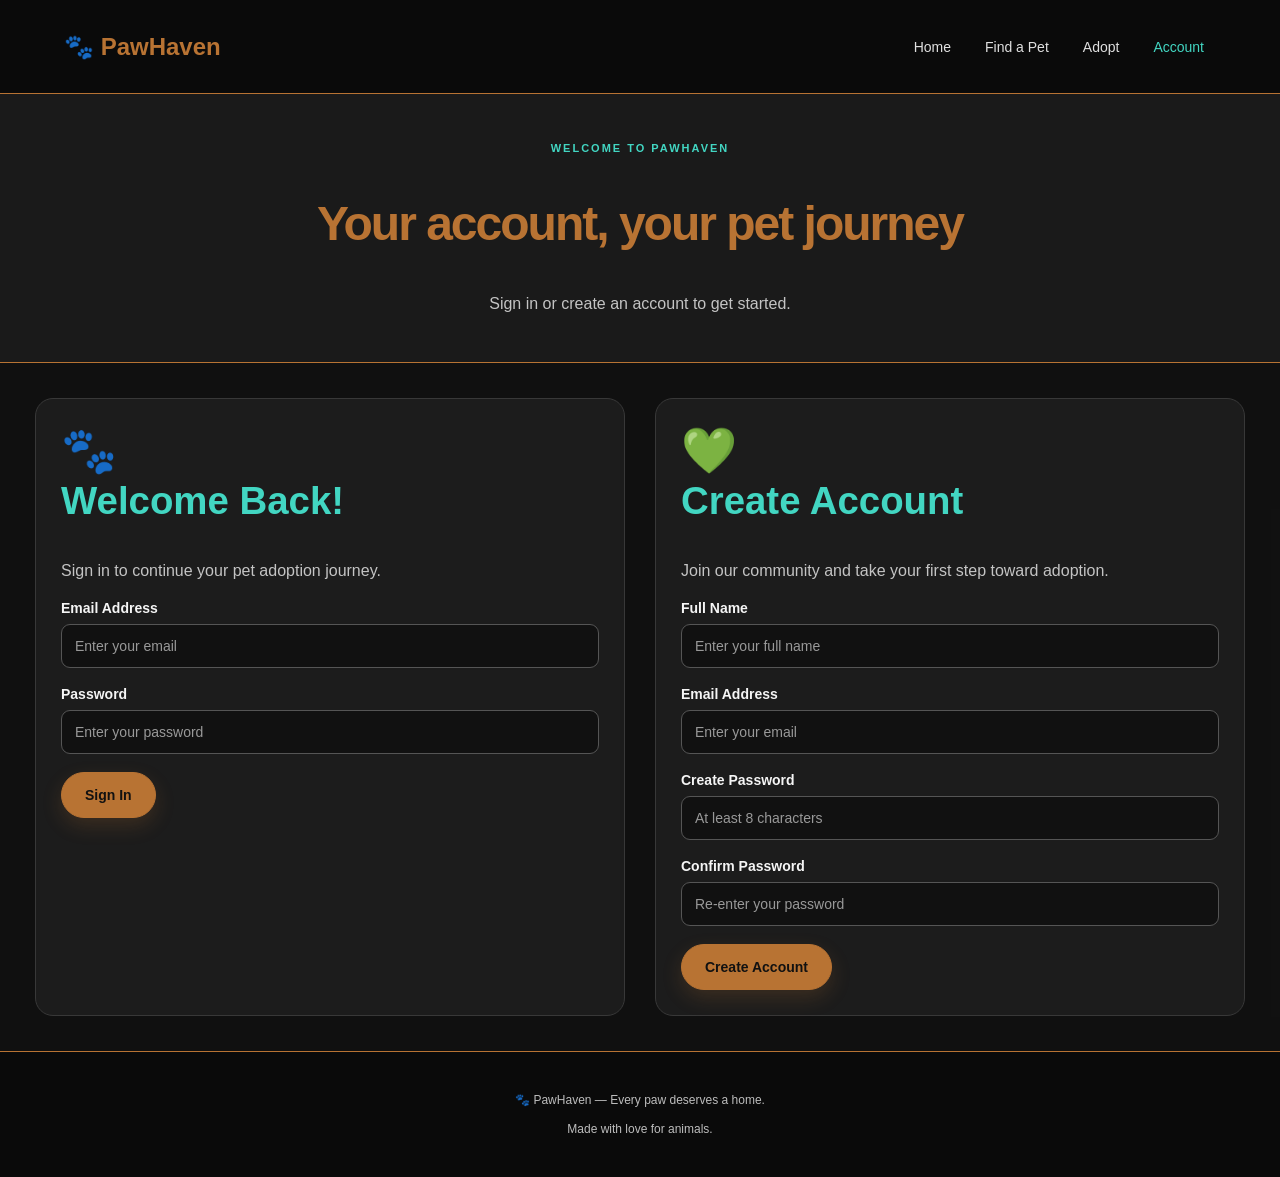
<file: account.html>
<!DOCTYPE html>
<html lang="en">
<head>
    <meta charset="UTF-8">
    <meta name="viewport" content="width=device-width, initial-scale=1.0">
    <title>PawHaven | Account</title>
    <link rel="stylesheet" href="style.css">
</head>
<body>

<header class="navbar">
    <a href="index.html" class="logo">🐾 PawHaven</a>
    <nav>
        <a href="index.html">Home</a>
        <a href="pets.html">Find a Pet</a>
        <a href="adoption.html">Adopt</a>
        <a href="account.html" class="active">Account</a>
    </nav>
</header>

<main>
    <section class="page-banner">
        <p class="eyebrow">WELCOME TO PAWHAVEN</p>
        <h1>Your account, your pet journey</h1>
        <p>Sign in or create an account to get started.</p>
    </section>

    <section class="account-section">
        <div class="account-card">
            <div class="account-icon">🐾</div>
            <h2>Welcome Back!</h2>
            <p>Sign in to continue your pet adoption journey.</p>

            <form action="#" method="post">
                <div class="form-group">
                    <label for="login-email">Email Address</label>
                    <input
                        type="email"
                        id="login-email"
                        name="login-email"
                        autocomplete="email"
                        placeholder="Enter your email"
                        required>
                </div>

                <div class="form-group">
                    <label for="login-password">Password</label>
                    <input
                        type="password"
                        id="login-password"
                        name="login-password"
                        autocomplete="current-password"
                        placeholder="Enter your password"
                        required>
                </div>

                <button type="submit" class="button full-button">Sign In</button>
            </form>

           
        </div>

        <div class="account-card register-card">
            <div class="account-icon">💚</div>
            <h2>Create Account</h2>
            <p>Join our community and take your first step toward adoption.</p>

            <form action="#" method="post">
                <div class="form-group">
                    <label for="register-name">Full Name</label>
                    <input
                        type="text"
                        id="register-name"
                        name="register-name"
                        autocomplete="name"
                        placeholder="Enter your full name"
                        required>
                </div>

                <div class="form-group">
                    <label for="register-email">Email Address</label>
                    <input
                        type="email"
                        id="register-email"
                        name="register-email"
                        autocomplete="email"
                        placeholder="Enter your email"
                        required>
                </div>

                <div class="form-group">
                    <label for="register-password">Create Password</label>
                    <input
                        type="password"
                        id="register-password"
                        name="register-password"
                        autocomplete="new-password"
                        minlength="8"
                        placeholder="At least 8 characters"
                        required>
                </div>

                <div class="form-group">
                    <label for="confirm-password">Confirm Password</label>
                    <input
                        type="password"
                        id="confirm-password"
                        name="confirm-password"
                        autocomplete="new-password"
                        minlength="8"
                        placeholder="Re-enter your password"
                        required>
                </div>

                <button type="submit" class="button full-button">Create Account</button>
            </form>

           
        </div>
    </section>
</main>

<footer class="footer">
    <p>🐾 PawHaven — Every paw deserves a home.</p>
    <p>Made with love for animals.</p>
</footer>

</body>
</html>
</file>
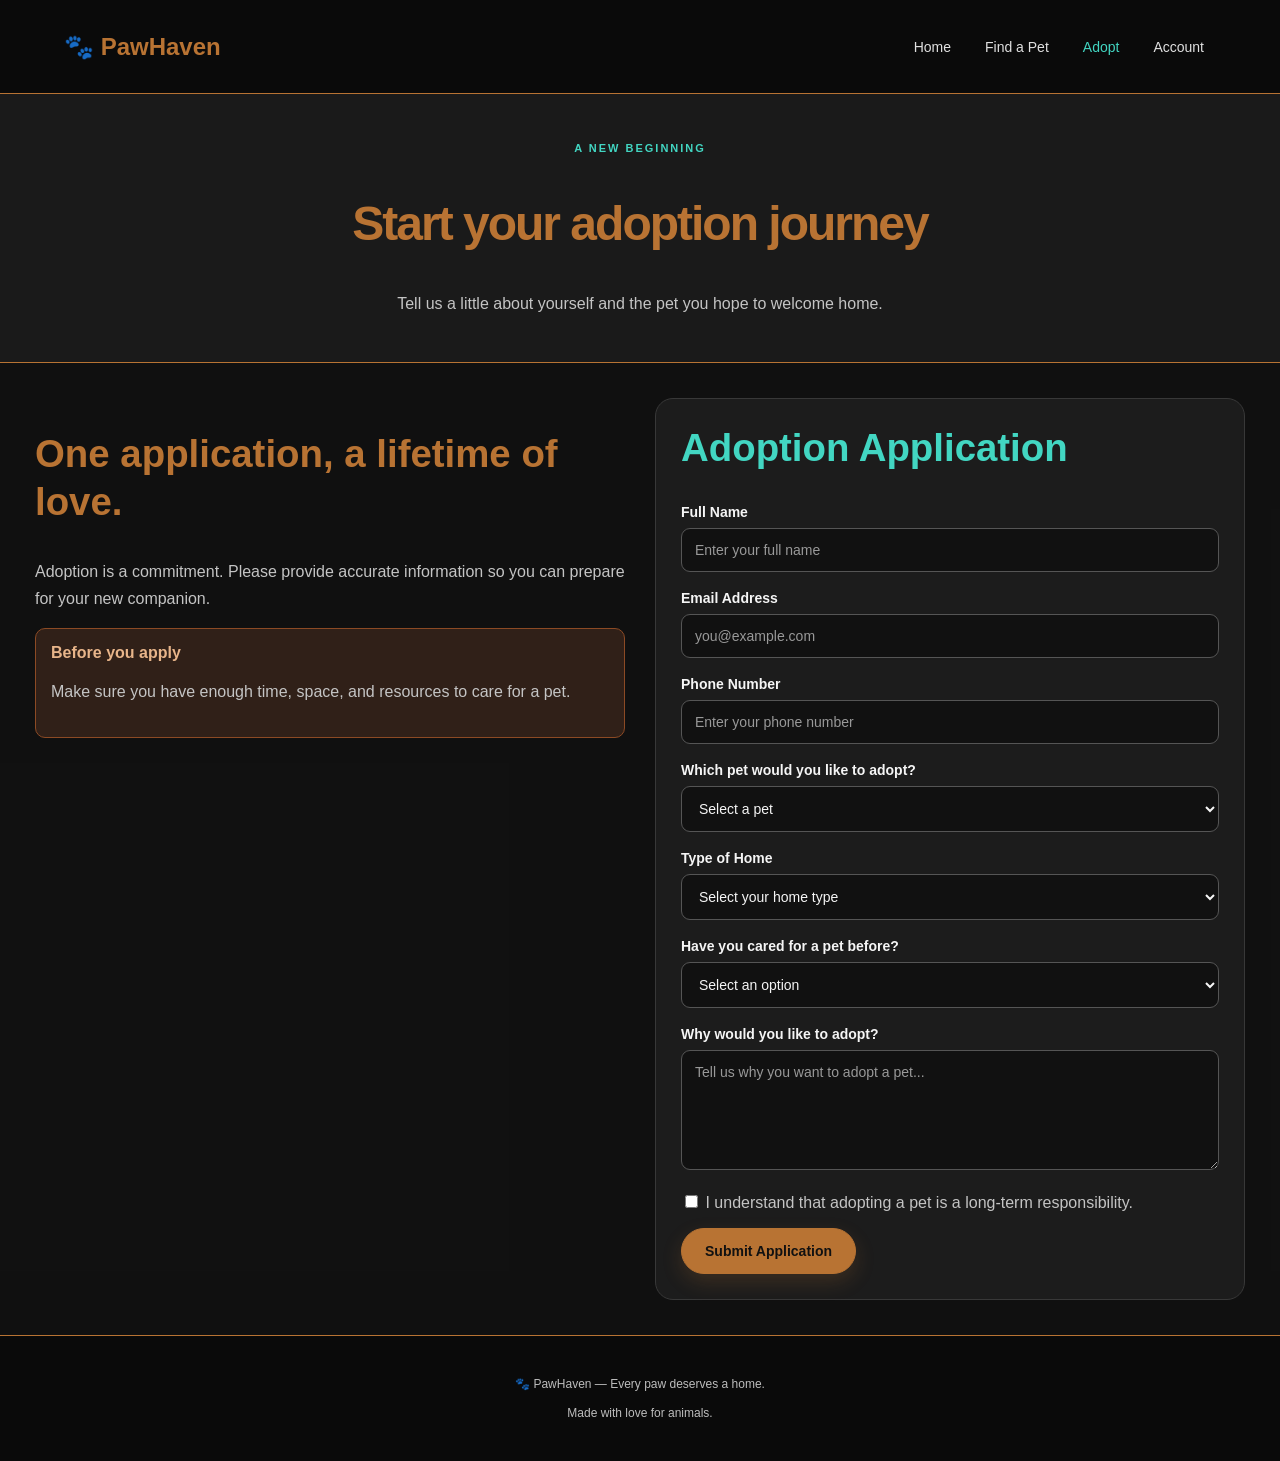
<file: adoption.html>
<!DOCTYPE html>
<html lang="en">
<head>
    <meta charset="UTF-8">
    <meta name="viewport" content="width=device-width, initial-scale=1.0">
    <title>PawHaven | Adoption Form</title>
    <link rel="stylesheet" href="style.css">
</head>
<body>

<header class="navbar">
    <a href="index.html" class="logo">🐾 PawHaven</a>
    <nav>
        <a href="index.html">Home</a>
        <a href="pets.html">Find a Pet</a>
        <a href="adoption.html" class="active">Adopt</a>
        <a href="account.html">Account</a>
    </nav>
</header>

<main>
    <section class="page-banner">
        <p class="eyebrow">A NEW BEGINNING</p>
        <h1>Start your adoption journey</h1>
        <p>Tell us a little about yourself and the pet you hope to welcome home.</p>
    </section>

    <section class="form-section">
        <div class="form-intro">
            <h2>One application, a lifetime of love.</h2>
            <p>
                Adoption is a commitment. Please provide accurate information
                so you can prepare for your new companion.
            </p>

            <div class="notice">
                <strong>Before you apply</strong>
                <p>Make sure you have enough time, space, and resources to care for a pet.</p>
            </div>
        </div>

        <form class="form-card" action="#" method="post">
            <h2>Adoption Application</h2>

            <div class="form-group">
                <label for="full-name">Full Name</label>
                <input
                    type="text"
                    id="full-name"
                    name="full-name"
                    autocomplete="name"
                    placeholder="Enter your full name"
                    required>
            </div>

            <div class="form-group">
                <label for="email">Email Address</label>
                <input
                    type="email"
                    id="email"
                    name="email"
                    autocomplete="email"
                    placeholder="you@example.com"
                    required>
            </div>

            <div class="form-group">
                <label for="phone">Phone Number</label>
                <input
                    type="tel"
                    id="phone"
                    name="phone"
                    autocomplete="tel"
                    placeholder="Enter your phone number"
                    required>
            </div>

            <div class="form-group">
                <label for="pet">Which pet would you like to adopt?</label>
                <select id="pet" name="pet" required>
                    <option value="">Select a pet</option>
                    <option value="Coco">Coco</option>
                    <option value="Milo">Milo</option>
                    <option value="Bruno">Bruno</option>
                    <option value="Luna">Luna</option>
                    <option value="Rocky">Rocky</option>
                    <option value="Daisy">Daisy</option>
                </select>
            </div>

            <div class="form-group">
                <label for="home">Type of Home</label>
                <select id="home" name="home" required>
                    <option value="">Select your home type</option>
                    <option value="Apartment">Apartment</option>
                    <option value="Independent House">Independent House</option>
                    <option value="Other">Other</option>
                </select>
            </div>

            <div class="form-group">
                <label for="experience">Have you cared for a pet before?</label>
                <select id="experience" name="experience" required>
                    <option value="">Select an option</option>
                    <option value="Yes">Yes</option>
                    <option value="No">No, this will be my first pet</option>
                </select>
            </div>

            <div class="form-group">
                <label for="reason">Why would you like to adopt?</label>
                <textarea
                    id="reason"
                    name="reason"
                    rows="4"
                    placeholder="Tell us why you want to adopt a pet..."
                    required></textarea>
            </div>

            <label class="checkbox-label">
                <input type="checkbox" name="commitment" required>
                I understand that adopting a pet is a long-term responsibility.
            </label>
            <P>
                
            </P>

            <button type="submit" class="button full-button">Submit Application</button>
        </form>
    </section>
</main>

<footer class="footer">
    <p>🐾 PawHaven — Every paw deserves a home.</p>
    <p>Made with love for animals.</p>
</footer>

</body>
</html>
</file>
<file: style.css>
* {
    box-sizing: border-box;
}

html {
    scroll-behavior: smooth;
}

body {
    margin: 0;
    padding: 0;
    background-color: #111111;
  
    background-size: cover;
    background-position: center;
    background-attachment: fixed;
    color: #F5F5F5;
    font-family: 'DM Sans', Arial, sans-serif;
}

main {
    max-width: 1400px;
    margin: auto;
    background-color: rgba(17, 17, 17, 0.94);
    border-radius: 0;
    overflow: hidden;
}

a {
    text-decoration: none;
    color: inherit;
}

img {
    max-width: 100%;
}

/* NAVIGATION BAR */

.navbar {
    max-width: 1400px;
    margin: auto;
    min-height: 94px;
    padding: 18px 5%;
    display: flex;
    justify-content: space-between;
    align-items: center;
    flex-wrap: wrap;
    gap: 20px;
    background-color: rgba(10, 10, 10, 0.96);
    border-bottom: 1px solid #B87333;
}

.logo {
    display: flex;
    align-items: center;
    gap: 10px;
    color: #B87333;
    font-family: 'Manrope', Arial, sans-serif;
    font-size: 24px;
    font-weight: 800;
}

.logo-mark {
    width: 46px;
    height: 46px;
    display: grid;
    place-items: center;
    background-color: #B87333;
    border-radius: 50%;
    font-size: 25px;
    color: #111111;
}

.logo-name > span {
    color: #42D6C2;
}

.logo small {
    display: block;
    margin-top: 6px;
    color: #BDBDBD;
    font-family: Arial, sans-serif;
    font-size: 8px;
    letter-spacing: 1.2px;
}

.navbar nav,
.nav-links {
    display: flex;
    align-items: center;
    flex-wrap: wrap;
    gap: 10px;
}

.navbar nav a,
.nav-links a {
    padding: 10px 12px;
    border-radius: 20px;
    color: #E0E0E0;
    font-size: 14px;
    transition: 0.25s;
}

.navbar nav a:hover,
.navbar nav a.active,
.nav-links a:hover,
.nav-links a.active {
    background-color: transparent;
    color: #42D6C2;
}

.nav-button {
    display: inline-flex;
    align-items: center;
    justify-content: center;
    gap: 10px;
    padding: 15px 23px;
    border-radius: 30px;
    background-color: #B87333;
    color: #111111;
    font-size: 14px;
    font-weight: bold;
    box-shadow: 0 8px 20px rgba(184, 115, 51, 0.20);
    transition: 0.25s;
}

.nav-button:hover {
    background-color: #42D6C2;
    color: #111111;
    transform: translateY(-2px);
}

.menu-toggle {
    display: none;
    border: none;
    background: transparent;
    color: #42D6C2;
    font-size: 25px;
    cursor: pointer;
}

/* HEADINGS AND TEXT */

h1,
h2,
h3 {
    color: #B87333;
    font-family: 'Manrope', Arial, sans-serif;
}

h1 {
    font-size: clamp(40px, 5vw, 68px);
    line-height: 1.1;
    letter-spacing: -2px;
}

h2 {
    font-size: clamp(28px, 3vw, 42px);
    line-height: 1.25;
}

h3 {
    font-size: 22px;
}

p {
    color: #C4C4C4;
    line-height: 1.7;
}

.eyebrow {
    color: #42D6C2;
    font-size: 11px;
    font-weight: bold;
    text-transform: uppercase;
    letter-spacing: 2px;
}

.eyebrow-line {
    display: inline-block;
    width: 25px;
    height: 2px;
    background-color: #42D6C2;
    vertical-align: middle;
}

.center {
    text-align: center;
}

/* BUTTONS */

.button {
    display: inline-flex;
    align-items: center;
    justify-content: center;
    gap: 10px;
    padding: 14px 23px;
    background-color: #B87333;
    color: #111111;
    text-decoration: none;
    border: 1px solid #B87333;
    border-radius: 30px;
    font-weight: bold;
    font-size: 14px;
    cursor: pointer;
    box-shadow: 0 8px 20px rgba(184, 115, 51, 0.20);
    transition: 0.25s;
}

.button:hover {
    background-color: #42D6C2;
    border-color: #42D6C2;
    color: #111111;
    transform: translateY(-2px);
}

.button-light {
    background-color: #17332F;
    color: #42D6C2;
    border-color: #28665D;
    box-shadow: none;
}

.button-light:hover {
    background-color: #42D6C2;
    border-color: #42D6C2;
    color: #111111;
}

.button-dark {
    background-color: #8C4A24;
    border-color: #8C4A24;
    color: #FFFFFF;
    box-shadow: none;
}

.button-dark:hover {
    background-color: #A65E2E;
    border-color: #A65E2E;
    color: #FFFFFF;
}

.text-link {
    color: #42D6C2;
    font-size: 13px;
    font-weight: bold;
    transition: 0.2s;
}

.text-link:hover {
    color: #B87333;
}

.text-button {
    display: inline-flex;
    align-items: center;
    gap: 10px;
    color: #F5F5F5;
    font-size: 13px;
    font-weight: bold;
}

.play-icon {
    width: 40px;
    height: 40px;
    display: grid;
    place-items: center;
    background-color: #B87333;
    color: #111111;
    border-radius: 50%;
}

/* HOMEPAGE HERO SECTION */

.hero {
    position: relative;
    display: grid;
    grid-template-columns: 1fr 1fr;
    align-items: center;
    gap: 35px;
    padding: 55px 6%;
    min-height: 600px;
    background-color: #161616;
    background-image:
        linear-gradient(
            90deg,
            rgba(12, 14, 13, 0.96) 0%,
            rgba(12, 14, 13, 0.85) 43%,
            rgba(12, 14, 13, 0.40) 100%
        ),
        url("images/hero-pets.jpg");
    background-size: cover;
    background-position: center;
    overflow: hidden;
}

.hero-copy {
    position: relative;
    z-index: 2;
    max-width: 570px;
    padding: 15px 0;
}

.hero-copy h1 span {
    color: #42D6C2;
}

.hero-description {
    max-width: 460px;
    font-size: 15px;
    line-height: 1.85;
}

.hero-actions {
    display: flex;
    align-items: center;
    flex-wrap: wrap;
    gap: 20px;
    margin-top: 28px;
}

.happy-families {
    display: flex;
    align-items: center;
    gap: 13px;
    margin-top: 35px;
}

.avatar-stack {
    display: flex;
    padding-left: 4px;
}

.avatar-stack img {
    width: 36px;
    height: 36px;
    margin-left: -8px;
    border: 3px solid #161616;
    border-radius: 50%;
    object-fit: cover;
}

.avatar-stack img:first-child {
    margin-left: 0;
}

.happy-families strong,
.happy-families small {
    display: block;
}

.happy-families strong {
    color: #42D6C2;
    font-size: 13px;
}

.happy-families small {
    color: #BDBDBD;
    font-size: 10px;
}

/* HERO IMAGE COLLAGE */

.hero-visual {
    position: relative;
    min-height: 475px;
}

.sun-shape {
    position: absolute;
    top: 24px;
    left: 50%;
    width: 370px;
    height: 410px;
    background-color: #B87333;
    border-radius: 48% 48% 34% 34%;
    box-shadow: 0 0 45px rgba(184, 115, 51, 0.15);
    transform: translateX(-50%) rotate(5deg);
}

.photo-main {
    position: absolute;
    z-index: 1;
    top: 50px;
    left: 17%;
    width: 67%;
    height: 365px;
    overflow: hidden;
    border: 8px solid #242424;
    border-radius: 48% 48% 25px 25px;
    box-shadow: 0 20px 50px #00000060;
    transform: rotate(-2deg);
}

.photo-main img {
    width: 100%;
    height: 100%;
    object-fit: cover;
    transition: transform 0.5s;
}

.photo-main:hover img {
    transform: scale(1.04);
}

.photo-small {
    position: absolute;
    z-index: 2;
    overflow: hidden;
    border: 7px solid #242424;
    box-shadow: 0 14px 30px #00000060;
}

.photo-cat {
    top: 6px;
    right: 0;
    width: 155px;
    height: 165px;
    border-radius: 48% 48% 18px 18px;
    transform: rotate(5deg);
}

.photo-label {
    position: absolute;
    right: 0;
    bottom: 0;
    left: 0;
    padding: 9px 5px;
    background-color: #42D6C2;
    color: #111111;
    text-align: center;
    font-size: 10px;
    font-weight: bold;
}

.doodle {
    position: absolute;
    z-index: 2;
    color: #42D6C2;
    font-size: 42px;
}

.doodle-heart {
    top: 4px;
    left: 3%;
    transform: rotate(-15deg);
}

.doodle-paw {
    bottom: 65px;
    left: 0;
    font-size: 34px;
    transform: rotate(-20deg);
}

.floating-note {
    position: absolute;
    z-index: 3;
    display: flex;
    align-items: center;
    gap: 11px;
    padding: 13px 17px;
    background-color: #222222;
    border: 1px solid #444444;
    border-radius: 15px;
    box-shadow: 0 12px 35px #00000060;
}

.note-top {
    top: 180px;
    left: -1%;
}

.note-bottom {
    right: -2%;
    bottom: 28px;
}

.note-icon {
    display: grid;
    place-items: center;
    width: 36px;
    height: 36px;
    background-color: #17332F;
    border-radius: 12px;
    color: #42D6C2;
    font-size: 22px;
}

.orange-icon {
    background-color: #B87333;
    color: #111111;
}

.floating-note strong,
.floating-note small {
    display: block;
    white-space: nowrap;
}

.floating-note strong {
    color: #42D6C2;
    font-size: 11px;
}

.floating-note small {
    margin-top: 4px;
    color: #BDBDBD;
    font-size: 9px;
}

/* GENERAL SECTIONS AND PAGE BANNERS */

.section {
    padding: 70px 5%;
    background-color: rgba(17, 17, 17, 0.88);
}

.section-heading {
    margin-bottom: 35px;
}

.section-heading h2 {
    margin: 15px 0 12px;
}

.section-heading h2 span {
    color: #42D6C2;
}

.section-heading > p:last-child {
    font-size: 14px;
}

.page-banner {
    padding: 45px 25px;
    text-align: center;
    background-color: #1A1A1A;
    border-bottom: 1px solid #B87333;
}

.page-banner h1 {
    font-size: clamp(32px, 4vw, 48px);
}

.page-banner p {
    max-width: 650px;
    margin: auto;
}

/* PET CARDS */

.pet-grid {
    display: grid;
    grid-template-columns: repeat(3, minmax(0, 1fr));
    gap: 24px;
}

.pet-card {
    position: relative;
    overflow: hidden;
    background-color: #1C1C1C;
    border: 1px solid #383838;
    border-radius: 20px;
    transition: transform 0.25s, box-shadow 0.25s;
}

.pet-card:hover {
    transform: translateY(-5px);
    border-color: #42D6C2;
    box-shadow: 0 15px 35px rgba(66, 214, 194, 0.10);
}

.pet-card > img {
    width: 100%;
    height: 230px;
    object-fit: cover;
}

.pet-image {
    position: relative;
    height: 235px;
    overflow: hidden;
}

.pet-image img {
    width: 100%;
    height: 100%;
    object-fit: cover;
    transition: transform 0.4s;
}

.pet-card:hover .pet-image img {
    transform: scale(1.04);
}

.pet-tag {
    position: absolute;
    top: 14px;
    left: 14px;
    display: inline-block;
    padding: 7px 12px;
    background-color: #42D6C2;
    color: #111111;
    border-radius: 20px;
    font-size: 11px;
    font-weight: bold;
}

.pet-info {
    padding: 20px;
}

.pet-info h3 {
    margin: 0 0 8px;
    font-size: 22px;
    color: #B87333;
}

.pet-info p {
    color: #C4C4C4;
    font-size: 13px;
}

.pet-title {
    display: flex;
    align-items: center;
    justify-content: space-between;
}

.pet-title h3 {
    margin: 0;
}

.pet-title span {
    display: grid;
    place-items: center;
    width: 34px;
    height: 34px;
    background-color: #17332F;
    border-radius: 50%;
    color: #42D6C2;
    font-size: 21px;
}

.pet-info .pet-meta {
    margin: 7px 0 12px;
    color: #E8B58A;
    font-size: 11px;
    font-weight: bold;
}

/* PET DETAILS PAGE */

.detail-layout {
    display: grid;
    grid-template-columns: 1fr 1fr;
    gap: 30px;
    padding: 35px;
    background-color: rgba(17, 17, 17, 0.92);
}

.detail-image img {
    width: 100%;
    height: 400px;
    object-fit: cover;
    border: 1px solid #383838;
    border-radius: 20px;
}

.fact-grid {
    display: grid;
    grid-template-columns: repeat(2, minmax(0, 1fr));
    gap: 12px;
}

.fact {
    padding: 18px;
    background-color: #1C1C1C;
    border: 1px solid #383838;
    border-radius: 12px;
}

.fact h3,
.fact strong {
    color: #42D6C2;
}

.care-section {
    padding: 35px;
    background-color: #151515;
}

.feature-grid {
    display: grid;
    grid-template-columns: repeat(3, minmax(0, 1fr));
    gap: 18px;
}

.feature-card {
    padding: 22px;
    background-color: #1C1C1C;
    border: 1px solid #383838;
    border-radius: 16px;
}

.feature-card h3 {
    margin-top: 0;
    color: #42D6C2;
}

/* FORMS AND ACCOUNT PAGES */

.form-section,
.account-section {
    display: grid;
    grid-template-columns: 1fr 1fr;
    gap: 30px;
    padding: 35px;
    background-color: rgba(17, 17, 17, 0.92);
}

.form-card,
.account-card {
    padding: 25px;
    background-color: #1C1C1C;
    border: 1px solid #383838;
    border-radius: 18px;
}

.form-card h2,
.account-card h2 {
    margin-top: 0;
    color: #42D6C2;
}

.form-group {
    margin-bottom: 18px;
}

.form-group label {
    display: block;
    margin-bottom: 8px;
    color: #F5F5F5;
    font-size: 14px;
    font-weight: bold;
}

.form-group input,
.form-group select,
.form-group textarea {
    width: 100%;
    padding: 13px;
    background-color: #111111;
    color: #F5F5F5;
    border: 1px solid #555555;
    border-radius: 9px;
    font-family: inherit;
    font-size: 14px;
}

.form-group textarea {
    min-height: 120px;
    resize: vertical;
}

.form-group input::placeholder,
.form-group textarea::placeholder {
    color: #999999;
}

.form-group select option {
    background-color: #1C1C1C;
    color: #F5F5F5;
}

.form-group input:focus,
.form-group select:focus,
.form-group textarea:focus {
    outline: 2px solid #42D6C2;
    border-color: #42D6C2;
}

.form-group input[type="checkbox"],
.form-group input[type="radio"] {
    width: auto;
    accent-color: #42D6C2;
}

.checkbox-label {
    color: #C4C4C4;
}

.form-note,
.notice {
    padding: 15px;
    background-color: #302018;
    color: #E8B58A;
    border: 1px solid #8C4A24;
    border-radius: 10px;
}

.account-icon {
    font-size: 45px;
    color: #42D6C2;
}

/* ADOPTION CALLOUT */

.callout {
    display: flex;
    justify-content: space-between;
    align-items: center;
    flex-wrap: wrap;
    gap: 20px;
    margin: 25px;
    padding: 35px;
    background-color: #1C1C1C;
    border: 1px solid #B87333;
    border-radius: 22px;
}

.callout h2 {
    margin-top: 0;
    color: #42D6C2;
}

.callout p {
    color: #C4C4C4;
}

.adoption-banner {
    position: relative;
    display: flex;
    align-items: center;
    justify-content: space-between;
    flex-wrap: wrap;
    gap: 25px;
    overflow: hidden;
    margin: 0 5% 70px;
    padding: 45px;
    background: linear-gradient(120deg, #302018, #17332F);
    border: 1px solid #B87333;
    border-radius: 25px;
}

.adoption-banner h2 {
    margin: 15px 0;
    color: #42D6C2;
    font-size: clamp(25px, 3vw, 36px);
}

.adoption-banner p:last-child {
    font-size: 13px;
    color: #C4C4C4;
}

.banner-paw {
    position: absolute;
    top: -20px;
    right: 30%;
    color: #42D6C2;
    font-size: 120px;
    opacity: 0.12;
}

/* FOOTER */

.footer {
    padding: 30px 20px;
    background-color: rgba(10, 10, 10, 0.97);
    text-align: center;
    border-top: 1px solid #B87333;
}

.footer p {
    margin: 8px 0;
    color: #BDBDBD;
    font-size: 12px;
}

.footer-logo {
    color: #B87333;
    font-family: 'Manrope', Arial, sans-serif;
    font-size: 20px;
    font-weight: 800;
}

.footer .copyright {
    margin-top: 16px;
    color: #888888;
    font-size: 10px;
}

/* KEYBOARD FOCUS */

a:focus-visible,
button:focus-visible,
input:focus-visible,
select:focus-visible,
textarea:focus-visible {
    outline: 2px solid #42D6C2;
    outline-offset: 3px;
}

/* TABLET SCREEN */

@media (max-width: 1000px) {
    .navbar {
        gap: 15px;
        padding: 18px 3%;
    }

    .nav-links,
    .navbar nav {
        gap: 5px;
    }

    .nav-links a,
    .navbar nav a {
        padding: 8px;
        font-size: 12px;
    }

    .nav-button {
        padding: 12px 15px;
        font-size: 12px;
    }

    .hero {
        padding: 40px 5%;
        gap: 15px;
    }

    .hero-visual {
        transform: scale(0.9);
        transform-origin: center;
    }

    .section {
        padding: 55px 4%;
    }

    .detail-layout,
    .form-section,
    .account-section {
        gap: 20px;
        padding: 25px;
    }

    .pet-grid {
        gap: 16px;
    }
}

/* MOBILE SCREEN */

@media (max-width: 760px) {
    body {
        background-attachment: scroll;
    }

    .navbar {
        min-height: 78px;
        padding: 14px 20px;
    }

    .logo {
        font-size: 21px;
    }

    .logo-mark {
        width: 42px;
        height: 42px;
    }

    .nav-button {
        display: none;
    }

    .menu-toggle {
        display: block;
    }

    .nav-links,
    .navbar nav {
        display: none;
        position: absolute;
        z-index: 10;
        top: 70px;
        left: 20px;
        right: 20px;
        padding: 18px;
        background-color: #1C1C1C;
        border: 1px solid #383838;
        border-radius: 16px;
        box-shadow: 0 12px 35px #00000050;
        flex-direction: column;
        align-items: flex-start;
    }

    .nav-links.show,
    .navbar nav.show {
        display: flex;
    }

    .nav-links a,
    .navbar nav a {
        width: 100%;
        padding: 10px;
        color: #F5F5F5;
        font-size: 14px;
    }

    .nav-links a:hover,
    .navbar nav a:hover {
        color: #42D6C2;
    }

    .hero {
        grid-template-columns: 1fr;
        gap: 20px;
        padding: 40px 7% 30px;
        background-position: 65% center;
        background-image:
            linear-gradient(
                rgba(12, 14, 13, 0.88),
                rgba(12, 14, 13, 0.93)
            ),
            url("images/hero-pets.jpg");
    }

    .hero-copy {
        padding: 0;
    }

    .hero-copy h1 {
        font-size: clamp(40px, 10vw, 58px);
        letter-spacing: -1.5px;
    }

    .hero-description {
        font-size: 14px;
    }

    .hero-visual {
        width: 100%;
        min-height: 430px;
        margin-top: 5px;
        transform: none;
    }

    .sun-shape {
        width: 300px;
        height: 350px;
    }

    .photo-main {
        left: 13%;
        width: 68%;
        height: 320px;
    }

    .photo-cat {
        right: 1%;
        width: 125px;
        height: 135px;
    }

    .note-top {
        top: 160px;
        left: -1%;
    }

    .note-bottom {
        right: -1%;
        bottom: 8px;
    }

    .section {
        padding: 50px 7%;
    }

    .section-heading {
        margin-bottom: 28px;
    }

    .pet-grid {
        grid-template-columns: 1fr;
        max-width: 450px;
        margin: auto;
    }

    .pet-image,
    .pet-card > img {
        height: 260px;
    }

    .detail-layout,
    .form-section,
    .account-section {
        grid-template-columns: 1fr;
        padding: 22px;
    }

    .detail-image img {
        height: 300px;
    }

    .feature-grid {
        grid-template-columns: repeat(2, minmax(0, 1fr));
    }

    .care-section {
        padding: 25px;
    }

    .callout {
        margin: 20px;
        padding: 25px;
    }

    .adoption-banner {
        align-items: flex-start;
        flex-direction: column;
        margin: 0 7% 50px;
        padding: 30px 25px;
    }

    .banner-paw {
        right: 0;
    }
}
</file>
